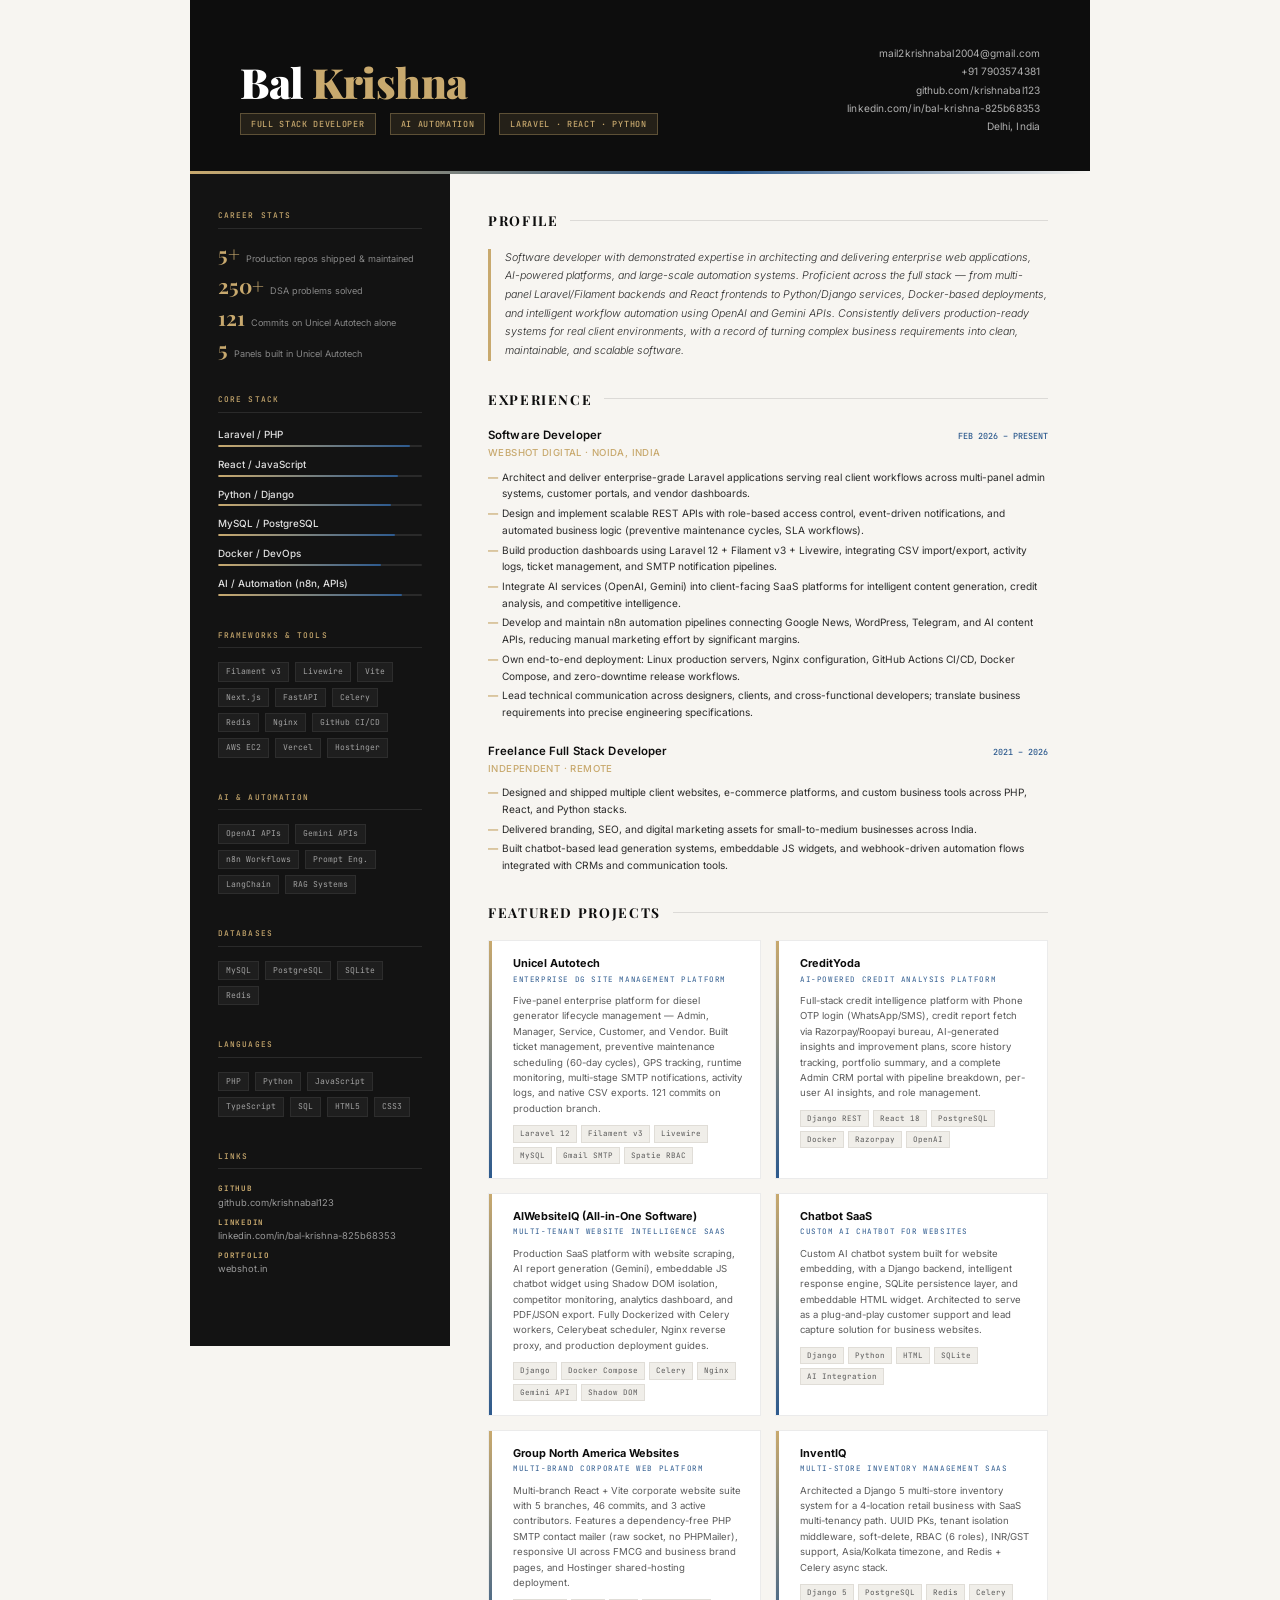
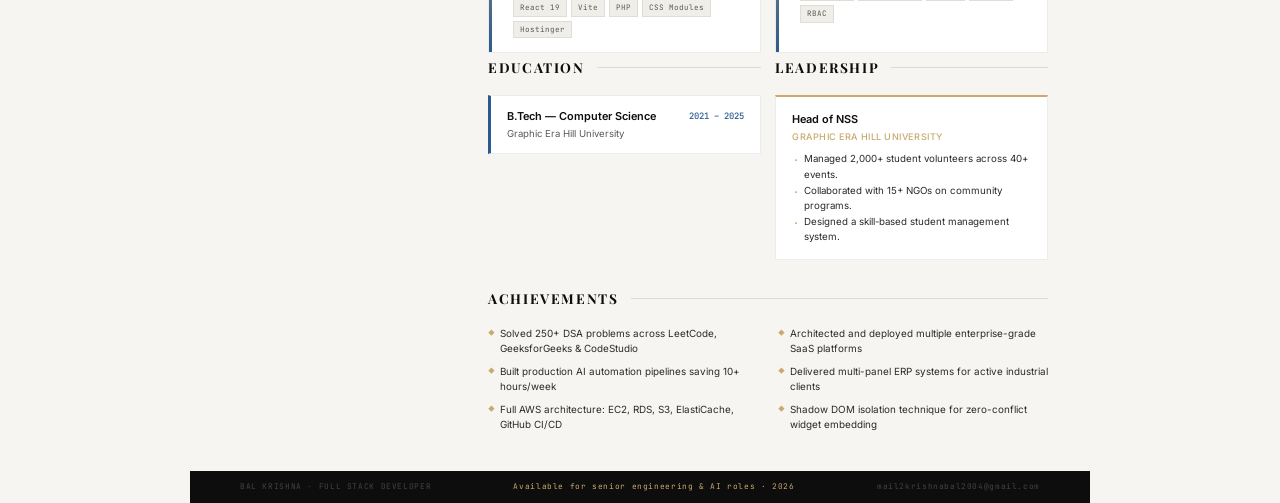
<file: bal-krishna-resume.html>
<!DOCTYPE html>
<html lang="en">
<head>
<meta charset="UTF-8" />
<meta name="viewport" content="width=device-width, initial-scale=1.0"/>
<title>Bal Krishna — Software Developer</title>
<link href="https://fonts.googleapis.com/css2?family=Playfair+Display:wght@400;700;900&family=Inter:wght@300;400;500;600&family=JetBrains+Mono:wght@400;500&display=swap" rel="stylesheet"/>
<style>
  *, *::before, *::after { box-sizing: border-box; margin: 0; padding: 0; }

  :root {
    --ink:       #0D0D0D;
    --ink-mid:   #2A2A2A;
    --ink-soft:  #5A5A5A;
    --rule:      #1A1A1A;
    --accent:    #C8A96E;   /* muted gold — gravitas without flash */
    --accent2:   #2D5A8E;   /* steel blue — tech credibility */
    --bg:        #F7F5F1;
    --col-left:  260px;
  }

  html { font-size: 13px; }

  body {
    width: 900px;
    margin: 0 auto;
    background: var(--bg);
    color: var(--ink);
    font-family: 'Inter', sans-serif;
    font-weight: 400;
    line-height: 1.5;
    -webkit-print-color-adjust: exact;
    print-color-adjust: exact;
  }

  /* ─── MASTHEAD ─────────────────────────────────────────── */
  .masthead {
    background: var(--ink);
    padding: 44px 50px 36px;
    display: flex;
    justify-content: space-between;
    align-items: flex-end;
    gap: 24px;
  }

  .masthead-name h1 {
    font-family: 'Playfair Display', serif;
    font-size: 3.2rem;
    font-weight: 900;
    color: #FFFFFF;
    letter-spacing: -0.5px;
    line-height: 1;
  }

  .masthead-name h1 span {
    color: var(--accent);
  }

  .title-line {
    margin-top: 10px;
    display: flex;
    gap: 14px;
    align-items: center;
  }

  .title-pill {
    font-family: 'JetBrains Mono', monospace;
    font-size: 0.65rem;
    font-weight: 500;
    color: var(--accent);
    background: rgba(200,169,110,0.12);
    border: 1px solid rgba(200,169,110,0.35);
    padding: 4px 10px;
    letter-spacing: 0.08em;
    text-transform: uppercase;
  }

  .masthead-contact {
    text-align: right;
    flex-shrink: 0;
  }

  .masthead-contact a,
  .masthead-contact span {
    display: block;
    color: #B0B0B0;
    font-size: 0.78rem;
    font-weight: 400;
    text-decoration: none;
    line-height: 1.8;
    letter-spacing: 0.01em;
  }

  .masthead-contact a:hover { color: var(--accent); }

  /* ─── GOLD RULE ─────────────────────────────────────────── */
  .gold-rule {
    height: 3px;
    background: linear-gradient(90deg, var(--accent) 0%, var(--accent2) 60%, var(--bg) 100%);
  }

  /* ─── BODY LAYOUT ───────────────────────────────────────── */
  .body-wrap {
    display: flex;
    align-items: flex-start;
  }

  /* ─── SIDEBAR ───────────────────────────────────────────── */
  .sidebar {
    width: var(--col-left);
    flex-shrink: 0;
    background: #131313;
    color: #CCCCCC;
    padding: 36px 28px;
    min-height: 100%;
  }

  .sb-section { margin-bottom: 34px; }

  .sb-label {
    font-family: 'JetBrains Mono', monospace;
    font-size: 0.6rem;
    font-weight: 500;
    color: var(--accent);
    text-transform: uppercase;
    letter-spacing: 0.14em;
    border-bottom: 1px solid #2A2A2A;
    padding-bottom: 6px;
    margin-bottom: 14px;
  }

  .sb-item {
    margin-bottom: 10px;
  }

  .sb-skill-name {
    font-size: 0.76rem;
    color: #E0E0E0;
    font-weight: 500;
    margin-bottom: 3px;
  }

  .sb-bar-track {
    height: 2px;
    background: #2A2A2A;
    border-radius: 2px;
    overflow: hidden;
  }

  .sb-bar-fill {
    height: 100%;
    background: linear-gradient(90deg, var(--accent), var(--accent2));
    border-radius: 2px;
  }

  .sb-tag-cloud {
    display: flex;
    flex-wrap: wrap;
    gap: 6px;
  }

  .sb-tag {
    font-family: 'JetBrains Mono', monospace;
    font-size: 0.62rem;
    color: #A0A0A0;
    background: #1E1E1E;
    border: 1px solid #2D2D2D;
    padding: 3px 7px;
    line-height: 1.4;
  }

  .sb-stat {
    display: flex;
    align-items: baseline;
    gap: 6px;
    margin-bottom: 10px;
  }

  .sb-stat-num {
    font-family: 'Playfair Display', serif;
    font-size: 1.6rem;
    font-weight: 700;
    color: var(--accent);
    line-height: 1;
  }

  .sb-stat-label {
    font-size: 0.7rem;
    color: #888;
    line-height: 1.3;
  }

  .sb-contact-item {
    font-size: 0.72rem;
    color: #999;
    margin-bottom: 7px;
    word-break: break-all;
  }

  .sb-contact-item strong {
    display: block;
    font-family: 'JetBrains Mono', monospace;
    font-size: 0.58rem;
    color: var(--accent);
    text-transform: uppercase;
    letter-spacing: 0.1em;
    margin-bottom: 1px;
  }

  /* ─── MAIN CONTENT ──────────────────────────────────────── */
  .main {
    flex: 1;
    padding: 36px 42px 40px 38px;
  }

  /* Section header */
  .section-head {
    display: flex;
    align-items: center;
    gap: 12px;
    margin-bottom: 18px;
    margin-top: 28px;
  }

  .section-head:first-child { margin-top: 0; }

  .section-head h2 {
    font-family: 'Playfair Display', serif;
    font-size: 1.05rem;
    font-weight: 700;
    color: var(--ink);
    text-transform: uppercase;
    letter-spacing: 0.12em;
    white-space: nowrap;
  }

  .section-head::after {
    content: '';
    flex: 1;
    height: 1px;
    background: var(--rule);
    opacity: 0.12;
  }

  /* Summary */
  .summary-text {
    font-size: 0.82rem;
    color: var(--ink-mid);
    line-height: 1.75;
    border-left: 3px solid var(--accent);
    padding-left: 14px;
    font-style: italic;
    font-weight: 300;
  }

  /* Experience entry */
  .exp-entry { margin-bottom: 22px; }

  .exp-header {
    display: flex;
    justify-content: space-between;
    align-items: flex-start;
    margin-bottom: 2px;
  }

  .exp-role {
    font-size: 0.88rem;
    font-weight: 600;
    color: var(--ink);
    letter-spacing: 0.01em;
  }

  .exp-date {
    font-family: 'JetBrains Mono', monospace;
    font-size: 0.65rem;
    color: var(--accent2);
    font-weight: 500;
    white-space: nowrap;
    padding-top: 3px;
  }

  .exp-company {
    font-size: 0.74rem;
    color: var(--accent);
    font-weight: 500;
    letter-spacing: 0.04em;
    text-transform: uppercase;
    margin-bottom: 8px;
  }

  .exp-bullets {
    list-style: none;
    padding: 0;
  }

  .exp-bullets li {
    font-size: 0.78rem;
    color: var(--ink-mid);
    line-height: 1.65;
    padding-left: 14px;
    position: relative;
    margin-bottom: 3px;
  }

  .exp-bullets li::before {
    content: '—';
    position: absolute;
    left: 0;
    color: var(--accent);
    font-weight: 700;
  }

  /* Projects grid */
  .projects-grid {
    display: grid;
    grid-template-columns: 1fr 1fr;
    gap: 14px;
  }

  .project-card {
    border: 1px solid rgba(0,0,0,0.08);
    padding: 14px 16px;
    background: #FFFFFF;
    position: relative;
    overflow: hidden;
  }

  .project-card::before {
    content: '';
    position: absolute;
    top: 0; left: 0;
    width: 3px; height: 100%;
    background: linear-gradient(180deg, var(--accent), var(--accent2));
  }

  .project-name {
    font-size: 0.84rem;
    font-weight: 700;
    color: var(--ink);
    margin-bottom: 2px;
    padding-left: 8px;
  }

  .project-sub {
    font-family: 'JetBrains Mono', monospace;
    font-size: 0.58rem;
    color: var(--accent2);
    text-transform: uppercase;
    letter-spacing: 0.08em;
    margin-bottom: 8px;
    padding-left: 8px;
  }

  .project-desc {
    font-size: 0.74rem;
    color: var(--ink-soft);
    line-height: 1.6;
    padding-left: 8px;
  }

  .project-tags {
    display: flex;
    flex-wrap: wrap;
    gap: 4px;
    margin-top: 9px;
    padding-left: 8px;
  }

  .project-tags span {
    font-family: 'JetBrains Mono', monospace;
    font-size: 0.58rem;
    background: #F0EEE9;
    color: var(--ink-soft);
    padding: 2px 6px;
    border: 1px solid #E0DDD7;
  }

  /* Achievements */
  .achieve-list {
    list-style: none;
    display: grid;
    grid-template-columns: 1fr 1fr;
    gap: 8px 20px;
  }

  .achieve-list li {
    font-size: 0.76rem;
    color: var(--ink-mid);
    padding-left: 12px;
    position: relative;
    line-height: 1.5;
  }

  .achieve-list li::before {
    content: '◆';
    position: absolute;
    left: 0;
    color: var(--accent);
    font-size: 0.5rem;
    top: 3px;
  }

  /* Education */
  .edu-block {
    display: flex;
    justify-content: space-between;
    align-items: flex-start;
    padding: 12px 16px;
    background: #FFFFFF;
    border: 1px solid rgba(0,0,0,0.07);
    border-left: 3px solid var(--accent2);
  }

  .edu-deg {
    font-size: 0.84rem;
    font-weight: 600;
    color: var(--ink);
  }

  .edu-uni {
    font-size: 0.74rem;
    color: var(--ink-soft);
    margin-top: 2px;
  }

  .edu-year {
    font-family: 'JetBrains Mono', monospace;
    font-size: 0.68rem;
    color: var(--accent2);
    font-weight: 500;
    white-space: nowrap;
    padding-top: 2px;
  }

  /* Leadership */
  .lead-block {
    background: #FFFFFF;
    border: 1px solid rgba(0,0,0,0.07);
    border-top: 2px solid var(--accent);
    padding: 14px 16px;
  }

  .lead-title {
    font-size: 0.84rem;
    font-weight: 600;
    color: var(--ink);
    margin-bottom: 2px;
  }

  .lead-org {
    font-size: 0.7rem;
    color: var(--accent);
    text-transform: uppercase;
    letter-spacing: 0.06em;
    font-weight: 500;
    margin-bottom: 8px;
  }

  .lead-bullets { list-style: none; }

  .lead-bullets li {
    font-size: 0.75rem;
    color: var(--ink-mid);
    padding-left: 12px;
    position: relative;
    line-height: 1.6;
  }

  .lead-bullets li::before {
    content: '·';
    position: absolute;
    left: 2px;
    color: var(--accent);
    font-size: 1.1rem;
    line-height: 1.3;
  }

  /* ─── FOOTER STRIP ──────────────────────────────────────── */
  .footer-strip {
    background: var(--ink);
    display: flex;
    justify-content: space-between;
    align-items: center;
    padding: 10px 50px;
  }

  .footer-strip span {
    font-family: 'JetBrains Mono', monospace;
    font-size: 0.6rem;
    color: #444;
    letter-spacing: 0.08em;
  }

  .footer-strip span.gold {
    color: var(--accent);
  }
</style>
</head>
<body>

<!-- MASTHEAD -->
<div class="masthead">
  <div class="masthead-name">
    <h1>Bal <span>Krishna</span></h1>
    <div class="title-line">
      <span class="title-pill">Full Stack Developer</span>
      <span class="title-pill">AI Automation</span>
      <span class="title-pill">Laravel · React · Python</span>
    </div>
  </div>
  <div class="masthead-contact">
    <a href="mailto:mail2krishnabal2004@gmail.com">mail2krishnabal2004@gmail.com</a>
    <span>+91 7903574381</span>
    <a href="https://github.com/krishnabal123">github.com/krishnabal123</a>
    <a href="https://linkedin.com/in/bal-krishna-825b68353">linkedin.com/in/bal-krishna-825b68353</a>
    <span>Delhi, India</span>
  </div>
</div>
<div class="gold-rule"></div>

<!-- BODY -->
<div class="body-wrap">

  <!-- SIDEBAR -->
  <div class="sidebar">

    <div class="sb-section">
      <div class="sb-label">Career Stats</div>
      <div class="sb-stat">
        <span class="sb-stat-num">5+</span>
        <span class="sb-stat-label">Production repos shipped & maintained</span>
      </div>
      <div class="sb-stat">
        <span class="sb-stat-num">250+</span>
        <span class="sb-stat-label">DSA problems solved</span>
      </div>
      <div class="sb-stat">
        <span class="sb-stat-num">121</span>
        <span class="sb-stat-label">Commits on Unicel Autotech alone</span>
      </div>
      <div class="sb-stat">
        <span class="sb-stat-num">5</span>
        <span class="sb-stat-label">Panels built in Unicel Autotech</span>
      </div>
    </div>

    <div class="sb-section">
      <div class="sb-label">Core Stack</div>
      <div class="sb-item">
        <div class="sb-skill-name">Laravel / PHP</div>
        <div class="sb-bar-track"><div class="sb-bar-fill" style="width:94%"></div></div>
      </div>
      <div class="sb-item">
        <div class="sb-skill-name">React / JavaScript</div>
        <div class="sb-bar-track"><div class="sb-bar-fill" style="width:88%"></div></div>
      </div>
      <div class="sb-item">
        <div class="sb-skill-name">Python / Django</div>
        <div class="sb-bar-track"><div class="sb-bar-fill" style="width:85%"></div></div>
      </div>
      <div class="sb-item">
        <div class="sb-skill-name">MySQL / PostgreSQL</div>
        <div class="sb-bar-track"><div class="sb-bar-fill" style="width:87%"></div></div>
      </div>
      <div class="sb-item">
        <div class="sb-skill-name">Docker / DevOps</div>
        <div class="sb-bar-track"><div class="sb-bar-fill" style="width:80%"></div></div>
      </div>
      <div class="sb-item">
        <div class="sb-skill-name">AI / Automation (n8n, APIs)</div>
        <div class="sb-bar-track"><div class="sb-bar-fill" style="width:90%"></div></div>
      </div>
    </div>

    <div class="sb-section">
      <div class="sb-label">Frameworks & Tools</div>
      <div class="sb-tag-cloud">
        <span class="sb-tag">Filament v3</span>
        <span class="sb-tag">Livewire</span>
        <span class="sb-tag">Vite</span>
        <span class="sb-tag">Next.js</span>
        <span class="sb-tag">FastAPI</span>
        <span class="sb-tag">Celery</span>
        <span class="sb-tag">Redis</span>
        <span class="sb-tag">Nginx</span>
        <span class="sb-tag">GitHub CI/CD</span>
        <span class="sb-tag">AWS EC2</span>
        <span class="sb-tag">Vercel</span>
        <span class="sb-tag">Hostinger</span>
      </div>
    </div>

    <div class="sb-section">
      <div class="sb-label">AI & Automation</div>
      <div class="sb-tag-cloud">
        <span class="sb-tag">OpenAI APIs</span>
        <span class="sb-tag">Gemini APIs</span>
        <span class="sb-tag">n8n Workflows</span>
        <span class="sb-tag">Prompt Eng.</span>
        <span class="sb-tag">LangChain</span>
        <span class="sb-tag">RAG Systems</span>
      </div>
    </div>

    <div class="sb-section">
      <div class="sb-label">Databases</div>
      <div class="sb-tag-cloud">
        <span class="sb-tag">MySQL</span>
        <span class="sb-tag">PostgreSQL</span>
        <span class="sb-tag">SQLite</span>
        <span class="sb-tag">Redis</span>
      </div>
    </div>

    <div class="sb-section">
      <div class="sb-label">Languages</div>
      <div class="sb-tag-cloud">
        <span class="sb-tag">PHP</span>
        <span class="sb-tag">Python</span>
        <span class="sb-tag">JavaScript</span>
        <span class="sb-tag">TypeScript</span>
        <span class="sb-tag">SQL</span>
        <span class="sb-tag">HTML5</span>
        <span class="sb-tag">CSS3</span>
      </div>
    </div>

    <div class="sb-section">
      <div class="sb-label">Links</div>
      <div class="sb-contact-item">
        <strong>GitHub</strong>
        github.com/krishnabal123
      </div>
      <div class="sb-contact-item">
        <strong>LinkedIn</strong>
        linkedin.com/in/bal-krishna-825b68353
      </div>
      <div class="sb-contact-item">
        <strong>Portfolio</strong>
        webshot.in
      </div>
    </div>

  </div><!-- /sidebar -->

  <!-- MAIN -->
  <div class="main">

    <!-- SUMMARY -->
    <div class="section-head"><h2>Profile</h2></div>
    <p class="summary-text">
      Software developer with demonstrated expertise in architecting and delivering enterprise web applications, AI-powered platforms, and large-scale automation systems. Proficient across the full stack — from multi-panel Laravel/Filament backends and React frontends to Python/Django services, Docker-based deployments, and intelligent workflow automation using OpenAI and Gemini APIs. Consistently delivers production-ready systems for real client environments, with a record of turning complex business requirements into clean, maintainable, and scalable software.
    </p>

    <!-- EXPERIENCE -->
    <div class="section-head"><h2>Experience</h2></div>

    <div class="exp-entry">
      <div class="exp-header">
        <div class="exp-role">Software Developer</div>
        <div class="exp-date">FEB 2026 – PRESENT</div>
      </div>
      <div class="exp-company">Webshot Digital · Noida, India</div>
      <ul class="exp-bullets">
        <li>Architect and deliver enterprise-grade Laravel applications serving real client workflows across multi-panel admin systems, customer portals, and vendor dashboards.</li>
        <li>Design and implement scalable REST APIs with role-based access control, event-driven notifications, and automated business logic (preventive maintenance cycles, SLA workflows).</li>
        <li>Build production dashboards using Laravel 12 + Filament v3 + Livewire, integrating CSV import/export, activity logs, ticket management, and SMTP notification pipelines.</li>
        <li>Integrate AI services (OpenAI, Gemini) into client-facing SaaS platforms for intelligent content generation, credit analysis, and competitive intelligence.</li>
        <li>Develop and maintain n8n automation pipelines connecting Google News, WordPress, Telegram, and AI content APIs, reducing manual marketing effort by significant margins.</li>
        <li>Own end-to-end deployment: Linux production servers, Nginx configuration, GitHub Actions CI/CD, Docker Compose, and zero-downtime release workflows.</li>
        <li>Lead technical communication across designers, clients, and cross-functional developers; translate business requirements into precise engineering specifications.</li>
      </ul>
    </div>

    <div class="exp-entry">
      <div class="exp-header">
        <div class="exp-role">Freelance Full Stack Developer</div>
        <div class="exp-date">2021 – 2026</div>
      </div>
      <div class="exp-company">Independent · Remote</div>
      <ul class="exp-bullets">
        <li>Designed and shipped multiple client websites, e-commerce platforms, and custom business tools across PHP, React, and Python stacks.</li>
        <li>Delivered branding, SEO, and digital marketing assets for small-to-medium businesses across India.</li>
        <li>Built chatbot-based lead generation systems, embeddable JS widgets, and webhook-driven automation flows integrated with CRMs and communication tools.</li>
      </ul>
    </div>

    <!-- PROJECTS -->
    <div class="section-head"><h2>Featured Projects</h2></div>
    <div class="projects-grid">

      <div class="project-card">
        <div class="project-name">Unicel Autotech</div>
        <div class="project-sub">Enterprise DG Site Management Platform</div>
        <div class="project-desc">Five-panel enterprise platform for diesel generator lifecycle management — Admin, Manager, Service, Customer, and Vendor. Built ticket management, preventive maintenance scheduling (60-day cycles), GPS tracking, runtime monitoring, multi-stage SMTP notifications, activity logs, and native CSV exports. 121 commits on production branch.</div>
        <div class="project-tags">
          <span>Laravel 12</span><span>Filament v3</span><span>Livewire</span><span>MySQL</span><span>Gmail SMTP</span><span>Spatie RBAC</span>
        </div>
      </div>

      <div class="project-card">
        <div class="project-name">CreditYoda</div>
        <div class="project-sub">AI-Powered Credit Analysis Platform</div>
        <div class="project-desc">Full-stack credit intelligence platform with Phone OTP login (WhatsApp/SMS), credit report fetch via Razorpay/Roopayi bureau, AI-generated insights and improvement plans, score history tracking, portfolio summary, and a complete Admin CRM portal with pipeline breakdown, per-user AI insights, and role management.</div>
        <div class="project-tags">
          <span>Django REST</span><span>React 18</span><span>PostgreSQL</span><span>Docker</span><span>Razorpay</span><span>OpenAI</span>
        </div>
      </div>

      <div class="project-card">
        <div class="project-name">AIWebsiteIQ (All-in-One Software)</div>
        <div class="project-sub">Multi-Tenant Website Intelligence SaaS</div>
        <div class="project-desc">Production SaaS platform with website scraping, AI report generation (Gemini), embeddable JS chatbot widget using Shadow DOM isolation, competitor monitoring, analytics dashboard, and PDF/JSON export. Fully Dockerized with Celery workers, Celerybeat scheduler, Nginx reverse proxy, and production deployment guides.</div>
        <div class="project-tags">
          <span>Django</span><span>Docker Compose</span><span>Celery</span><span>Nginx</span><span>Gemini API</span><span>Shadow DOM</span>
        </div>
      </div>

      <div class="project-card">
        <div class="project-name">Chatbot SaaS</div>
        <div class="project-sub">Custom AI Chatbot for Websites</div>
        <div class="project-desc">Custom AI chatbot system built for website embedding, with a Django backend, intelligent response engine, SQLite persistence layer, and embeddable HTML widget. Architected to serve as a plug-and-play customer support and lead capture solution for business websites.</div>
        <div class="project-tags">
          <span>Django</span><span>Python</span><span>HTML</span><span>SQLite</span><span>AI Integration</span>
        </div>
      </div>

      <div class="project-card">
        <div class="project-name">Group North America Websites</div>
        <div class="project-sub">Multi-Brand Corporate Web Platform</div>
        <div class="project-desc">Multi-branch React + Vite corporate website suite with 5 branches, 46 commits, and 3 active contributors. Features a dependency-free PHP SMTP contact mailer (raw socket, no PHPMailer), responsive UI across FMCG and business brand pages, and Hostinger shared-hosting deployment.</div>
        <div class="project-tags">
          <span>React 19</span><span>Vite</span><span>PHP</span><span>CSS Modules</span><span>Hostinger</span>
        </div>
      </div>

      <div class="project-card">
        <div class="project-name">InventIQ</div>
        <div class="project-sub">Multi-Store Inventory Management SaaS</div>
        <div class="project-desc">Architected a Django 5 multi-store inventory system for a 4-location retail business with SaaS multi-tenancy path. UUID PKs, tenant isolation middleware, soft-delete, RBAC (6 roles), INR/GST support, Asia/Kolkata timezone, and Redis + Celery async stack.</div>
        <div class="project-tags">
          <span>Django 5</span><span>PostgreSQL</span><span>Redis</span><span>Celery</span><span>RBAC</span>
        </div>
      </div>

    </div>

    <!-- EDUCATION + ACHIEVEMENTS row -->
    <div style="display:grid; grid-template-columns:1fr 1fr; gap:14px; margin-top:4px;">
      <div>
        <div class="section-head"><h2>Education</h2></div>
        <div class="edu-block">
          <div>
            <div class="edu-deg">B.Tech — Computer Science</div>
            <div class="edu-uni">Graphic Era Hill University</div>
          </div>
          <div class="edu-year">2021 – 2025</div>
        </div>
      </div>
      <div>
        <div class="section-head"><h2>Leadership</h2></div>
        <div class="lead-block">
          <div class="lead-title">Head of NSS</div>
          <div class="lead-org">Graphic Era Hill University</div>
          <ul class="lead-bullets">
            <li>Managed 2,000+ student volunteers across 40+ events.</li>
            <li>Collaborated with 15+ NGOs on community programs.</li>
            <li>Designed a skill-based student management system.</li>
          </ul>
        </div>
      </div>
    </div>

    <!-- ACHIEVEMENTS -->
    <div class="section-head"><h2>Achievements</h2></div>
    <ul class="achieve-list">
      <li>Solved 250+ DSA problems across LeetCode, GeeksforGeeks & CodeStudio</li>
      <li>Architected and deployed multiple enterprise-grade SaaS platforms</li>
      <li>Built production AI automation pipelines saving 10+ hours/week</li>
      <li>Delivered multi-panel ERP systems for active industrial clients</li>
      <li>Full AWS architecture: EC2, RDS, S3, ElastiCache, GitHub CI/CD</li>
      <li>Shadow DOM isolation technique for zero-conflict widget embedding</li>
    </ul>

  </div><!-- /main -->
</div><!-- /body-wrap -->

<!-- FOOTER -->
<div class="footer-strip">
  <span>BAL KRISHNA · FULL STACK DEVELOPER</span>
  <span class="gold">Available for senior engineering & AI roles · 2026</span>
  <span>mail2krishnabal2004@gmail.com</span>
</div>

</body>
</html>
</file>
